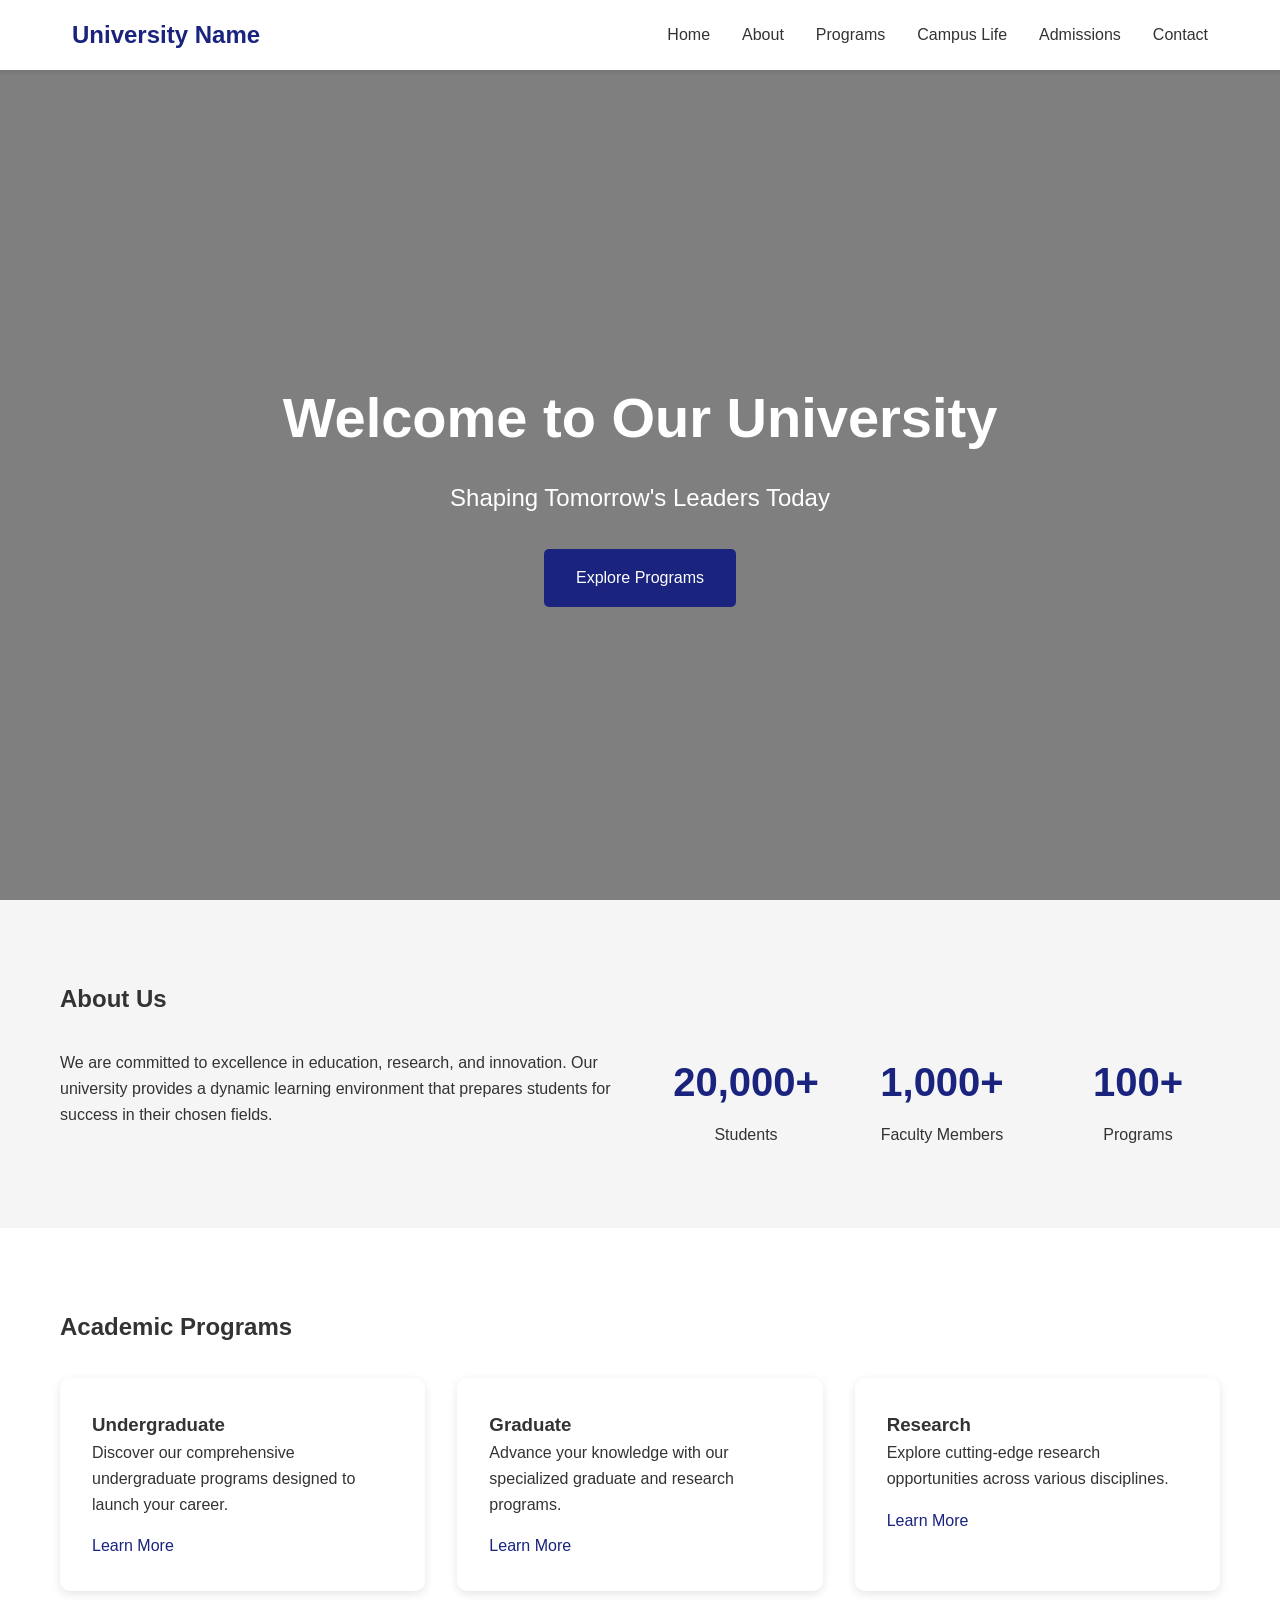
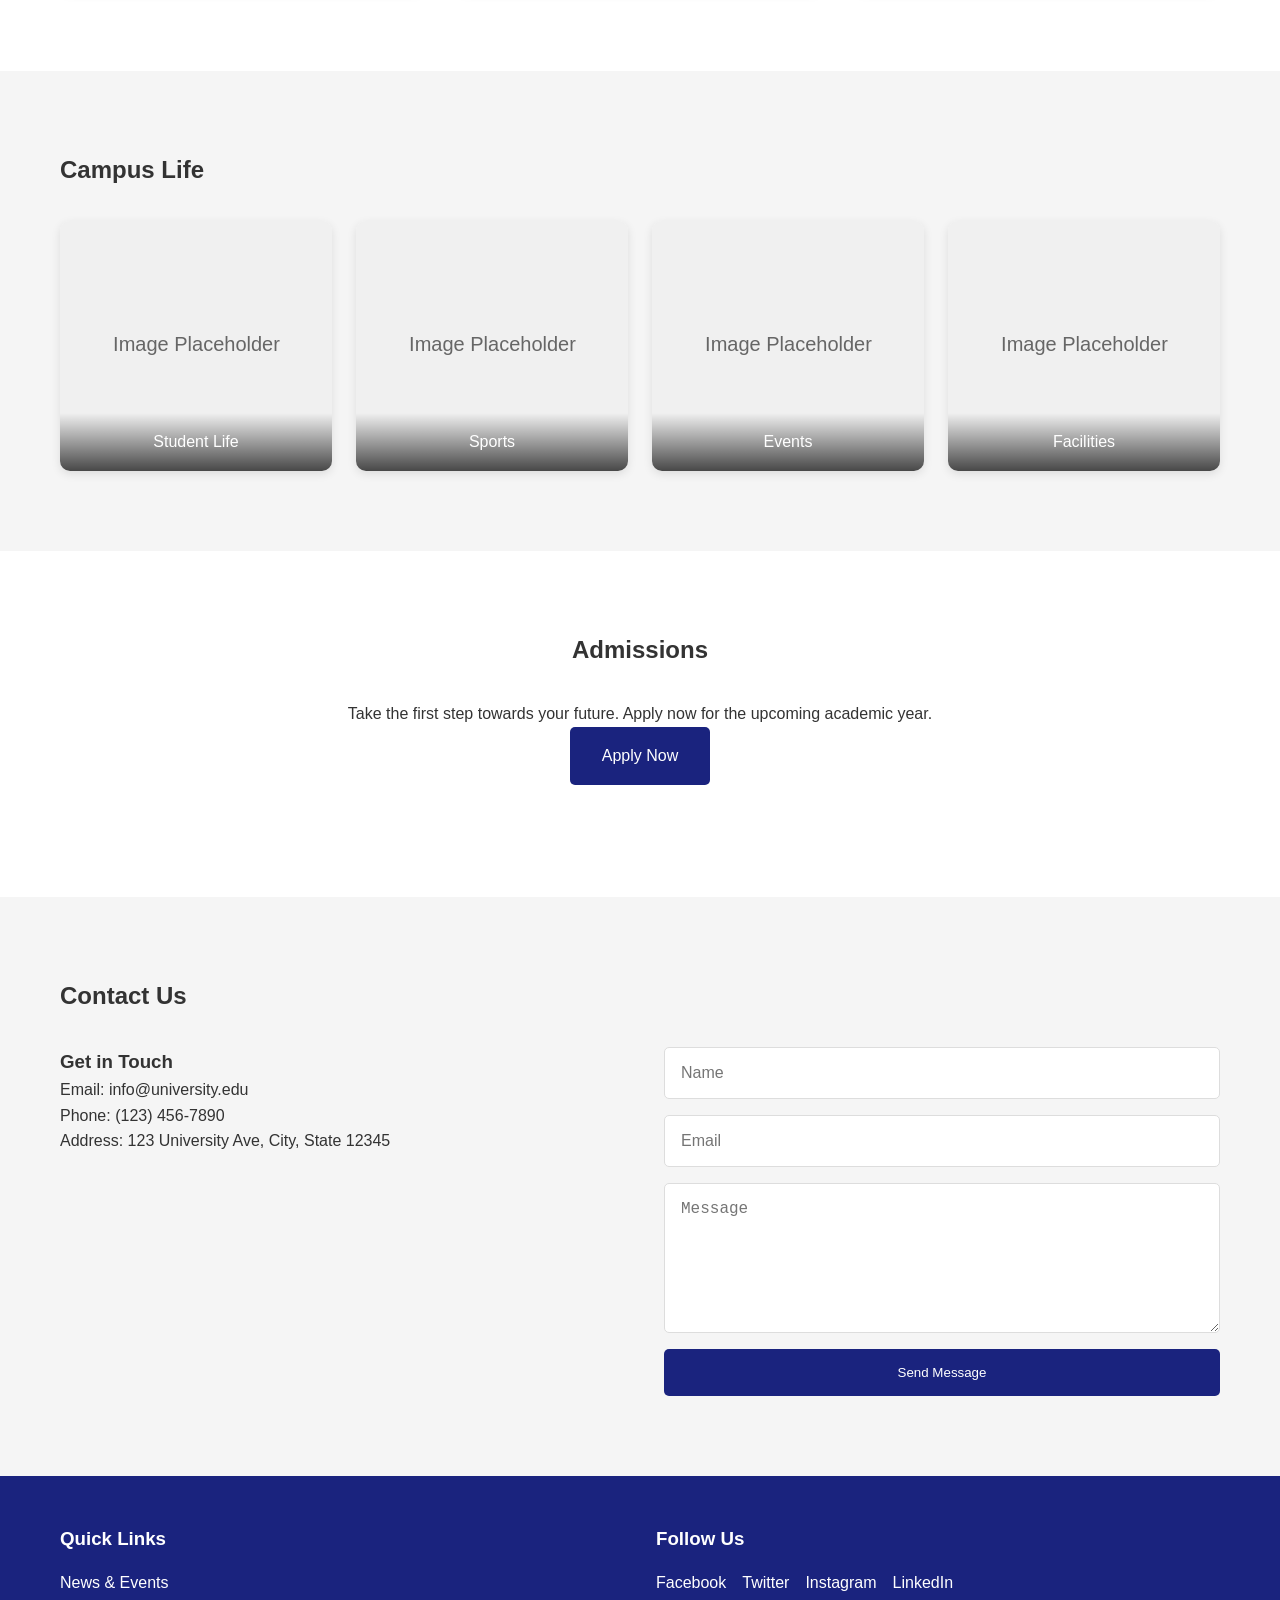
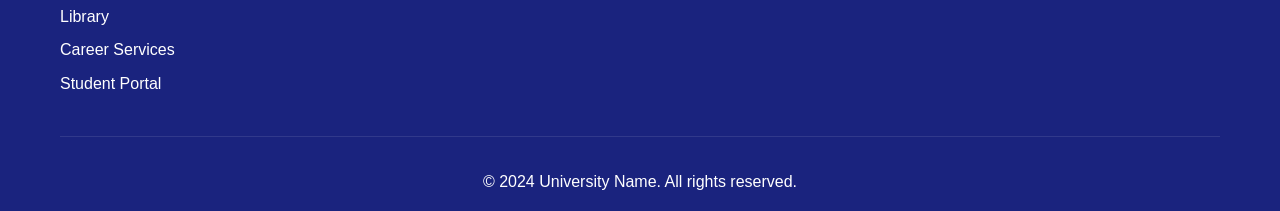
<file: model/Cyberverse 2030/index.html>
<!DOCTYPE html>
<html lang="en">
<head>
    <meta charset="UTF-8">
    <meta name="viewport" content="width=device-width, initial-scale=1.0">
    <title>University Website</title>
    <link rel="stylesheet" href="styles.css">
</head>
<body>
    <header class="header">
        <nav class="navbar">
            <div class="logo">University Name</div>
            <ul class="nav-links">
                <li><a href="#home">Home</a></li>
                <li><a href="#about">About</a></li>
                <li><a href="#programs">Programs</a></li>
                <li><a href="#campus">Campus Life</a></li>
                <li><a href="#admissions">Admissions</a></li>
                <li><a href="#contact">Contact</a></li>
            </ul>
        </nav>
    </header>

    <section id="home" class="hero">
        <div class="hero-content">
            <h1>Welcome to Our University</h1>
            <p>Shaping Tomorrow's Leaders Today</p>
            <a href="#programs" class="cta-button">Explore Programs</a>
        </div>
    </section>

    <section id="about" class="about">
        <div class="container">
            <h2>About Us</h2>
            <div class="about-content">
                <div class="about-text">
                    <p>We are committed to excellence in education, research, and innovation. Our university provides a dynamic learning environment that prepares students for success in their chosen fields.</p>
                </div>
                <div class="about-stats">
                    <div class="stat-item">
                        <h3>20,000+</h3>
                        <p>Students</p>
                    </div>
                    <div class="stat-item">
                        <h3>1,000+</h3>
                        <p>Faculty Members</p>
                    </div>
                    <div class="stat-item">
                        <h3>100+</h3>
                        <p>Programs</p>
                    </div>
                </div>
            </div>
        </div>
    </section>

    <section id="programs" class="programs">
        <div class="container">
            <h2>Academic Programs</h2>
            <div class="program-cards">
                <div class="program-card">
                    <h3>Undergraduate</h3>
                    <p>Discover our comprehensive undergraduate programs designed to launch your career.</p>
                    <a href="#" class="learn-more">Learn More</a>
                </div>
                <div class="program-card">
                    <h3>Graduate</h3>
                    <p>Advance your knowledge with our specialized graduate and research programs.</p>
                    <a href="#" class="learn-more">Learn More</a>
                </div>
                <div class="program-card">
                    <h3>Research</h3>
                    <p>Explore cutting-edge research opportunities across various disciplines.</p>
                    <a href="#" class="learn-more">Learn More</a>
                </div>
            </div>
        </div>
    </section>

    <section id="campus" class="campus">
        <div class="container">
            <h2>Campus Life</h2>
            <div class="campus-gallery">
                <div class="gallery-item">
                    <img src="images/placeholder.svg" alt="Student Life on Campus">
                    <div class="caption">Student Life</div>
                </div>
                <div class="gallery-item">
                    <img src="images/placeholder.svg" alt="Sports Facilities and Activities">
                    <div class="caption">Sports</div>
                </div>
                <div class="gallery-item">
                    <img src="images/placeholder.svg" alt="Campus Events and Activities">
                    <div class="caption">Events</div>
                </div>
                <div class="gallery-item">
                    <img src="images/placeholder.svg" alt="University Facilities">
                    <div class="caption">Facilities</div>
                </div>
            </div>
        </div>
    </section>

    <section id="admissions" class="admissions">
        <div class="container">
            <h2>Admissions</h2>
            <div class="admission-info">
                <p>Take the first step towards your future. Apply now for the upcoming academic year.</p>
                <a href="#" class="cta-button">Apply Now</a>
            </div>
        </div>
    </section>

    <section id="contact" class="contact">
        <div class="container">
            <h2>Contact Us</h2>
            <div class="contact-content">
                <div class="contact-info">
                    <h3>Get in Touch</h3>
                    <p>Email: info@university.edu</p>
                    <p>Phone: (123) 456-7890</p>
                    <p>Address: 123 University Ave, City, State 12345</p>
                </div>
                <form class="contact-form">
                    <input type="text" placeholder="Name" required>
                    <input type="email" placeholder="Email" required>
                    <textarea placeholder="Message" required></textarea>
                    <button type="submit" class="submit-button">Send Message</button>
                </form>
            </div>
        </div>
    </section>

    <footer class="footer">
        <div class="container">
            <div class="footer-content">
                <div class="footer-section">
                    <h3>Quick Links</h3>
                    <ul>
                        <li><a href="#">News & Events</a></li>
                        <li><a href="#">Library</a></li>
                        <li><a href="#">Career Services</a></li>
                        <li><a href="#">Student Portal</a></li>
                    </ul>
                </div>
                <div class="footer-section">
                    <h3>Follow Us</h3>
                    <div class="social-links">
                        <a href="#">Facebook</a>
                        <a href="#">Twitter</a>
                        <a href="#">Instagram</a>
                        <a href="#">LinkedIn</a>
                    </div>
                </div>
            </div>
            <div class="footer-bottom">
                <p>&copy; 2024 University Name. All rights reserved.</p>
            </div>
        </div>
    </footer>
</body>
</html>
</file>
<file: model/Cyberverse 2030/styles.css>
/* Reset and base styles */
* {
    margin: 0;
    padding: 0;
    box-sizing: border-box;
}

body {
    font-family: 'Arial', sans-serif;
    line-height: 1.6;
    color: #333;
}

.container {
    max-width: 1200px;
    margin: 0 auto;
    padding: 0 20px;
}

/* Header and Navigation */
.header {
    background-color: #fff;
    box-shadow: 0 2px 5px rgba(0,0,0,0.1);
    position: fixed;
    width: 100%;
    top: 0;
    z-index: 1000;
}

.navbar {
    display: flex;
    justify-content: space-between;
    align-items: center;
    padding: 1rem 2rem;
    max-width: 1200px;
    margin: 0 auto;
}

.logo {
    font-size: 1.5rem;
    font-weight: bold;
    color: #1a237e;
}

.nav-links {
    display: flex;
    list-style: none;
    gap: 2rem;
}

.nav-links a {
    text-decoration: none;
    color: #333;
    font-weight: 500;
    transition: color 0.3s;
}

.nav-links a:hover {
    color: #1a237e;
}

/* Hero Section */
.hero {
    height: 100vh;
    background: linear-gradient(rgba(0,0,0,0.5), rgba(0,0,0,0.5)), url('https://source.unsplash.com/random/1920x1080/?university') no-repeat center center/cover;
    display: flex;
    align-items: center;
    text-align: center;
    color: #fff;
    padding-top: 80px;
}

.hero-content {
    max-width: 800px;
    margin: 0 auto;
    padding: 0 20px;
}

.hero-content h1 {
    font-size: 3.5rem;
    margin-bottom: 1rem;
}

.hero-content p {
    font-size: 1.5rem;
    margin-bottom: 2rem;
}

/* Buttons */
.cta-button {
    display: inline-block;
    padding: 1rem 2rem;
    background-color: #1a237e;
    color: #fff;
    text-decoration: none;
    border-radius: 5px;
    transition: background-color 0.3s;
}

.cta-button:hover {
    background-color: #283593;
}

/* About Section */
.about {
    padding: 5rem 0;
    background-color: #f5f5f5;
}

.about-content {
    display: grid;
    grid-template-columns: 1fr 1fr;
    gap: 3rem;
    margin-top: 2rem;
}

.about-stats {
    display: grid;
    grid-template-columns: repeat(3, 1fr);
    gap: 2rem;
    text-align: center;
}

.stat-item h3 {
    font-size: 2.5rem;
    color: #1a237e;
    margin-bottom: 0.5rem;
}

/* Programs Section */
.programs {
    padding: 5rem 0;
}

.program-cards {
    display: grid;
    grid-template-columns: repeat(auto-fit, minmax(300px, 1fr));
    gap: 2rem;
    margin-top: 2rem;
}

.program-card {
    background-color: #fff;
    padding: 2rem;
    border-radius: 10px;
    box-shadow: 0 3px 10px rgba(0,0,0,0.1);
    transition: transform 0.3s;
}

.program-card:hover {
    transform: translateY(-5px);
}

.learn-more {
    display: inline-block;
    margin-top: 1rem;
    color: #1a237e;
    text-decoration: none;
}

/* Campus Section */
.campus {
    padding: 5rem 0;
    background-color: #f5f5f5;
}

.campus-gallery {
    display: grid;
    grid-template-columns: repeat(auto-fit, minmax(250px, 1fr));
    gap: 1.5rem;
    margin-top: 2rem;
}

.gallery-item {
    position: relative;
    height: 250px;
    border-radius: 10px;
    overflow: hidden;
    box-shadow: 0 3px 10px rgba(0,0,0,0.1);
    transition: transform 0.3s ease;
}

.gallery-item img {
    width: 100%;
    height: 100%;
    object-fit: cover;
}

.gallery-item:hover {
    transform: translateY(-5px);
}

.gallery-item .caption {
    position: absolute;
    bottom: 0;
    left: 0;
    right: 0;
    padding: 1rem;
    background: linear-gradient(transparent, rgba(0,0,0,0.7));
    color: #fff;
    text-align: center;
}
    grid-template-columns: repeat(auto-fit, minmax(250px, 1fr));
    gap: 1.5rem;
    margin-top: 2rem;
}

.gallery-item {
    height: 200px;
    background-color: #ddd;
    display: flex;
    align-items: center;
    justify-content: center;
    font-weight: bold;
    border-radius: 10px;
    transition: transform 0.3s;
}

.gallery-item:hover {
    transform: scale(1.05);
}

/* Admissions Section */
.admissions {
    padding: 5rem 0;
    text-align: center;
}

.admission-info {
    max-width: 600px;
    margin: 2rem auto;
}

/* Contact Section */
.contact {
    padding: 5rem 0;
    background-color: #f5f5f5;
}

.contact-content {
    display: grid;
    grid-template-columns: repeat(auto-fit, minmax(300px, 1fr));
    gap: 3rem;
    margin-top: 2rem;
}

.contact-form {
    display: flex;
    flex-direction: column;
    gap: 1rem;
}

.contact-form input,
.contact-form textarea {
    padding: 1rem;
    border: 1px solid #ddd;
    border-radius: 5px;
    font-size: 1rem;
}

.contact-form textarea {
    height: 150px;
    resize: vertical;
}

.submit-button {
    background-color: #1a237e;
    color: #fff;
    border: none;
    padding: 1rem;
    border-radius: 5px;
    cursor: pointer;
    transition: background-color 0.3s;
}

.submit-button:hover {
    background-color: #283593;
}

/* Footer */
.footer {
    background-color: #1a237e;
    color: #fff;
    padding: 3rem 0 1rem;
}

.footer-content {
    display: grid;
    grid-template-columns: repeat(auto-fit, minmax(250px, 1fr));
    gap: 2rem;
    margin-bottom: 2rem;
}

.footer-section h3 {
    margin-bottom: 1rem;
}

.footer-section ul {
    list-style: none;
}

.footer-section ul li {
    margin-bottom: 0.5rem;
}

.footer-section a {
    color: #fff;
    text-decoration: none;
    transition: opacity 0.3s;
}

.footer-section a:hover {
    opacity: 0.8;
}

.social-links {
    display: flex;
    gap: 1rem;
}

.footer-bottom {
    text-align: center;
    padding-top: 2rem;
    border-top: 1px solid rgba(255,255,255,0.1);
}

/* Responsive Design */
@media (max-width: 768px) {
    .navbar {
        flex-direction: column;
        padding: 1rem;
    }

    .nav-links {
        margin-top: 1rem;
        flex-wrap: wrap;
        justify-content: center;
        gap: 1rem;
    }

    .hero-content h1 {
        font-size: 2.5rem;
    }

    .about-content {
        grid-template-columns: 1fr;
    }

    .about-stats {
        grid-template-columns: 1fr;
    }

    .contact-content {
        grid-template-columns: 1fr;
    }
}
</file>
